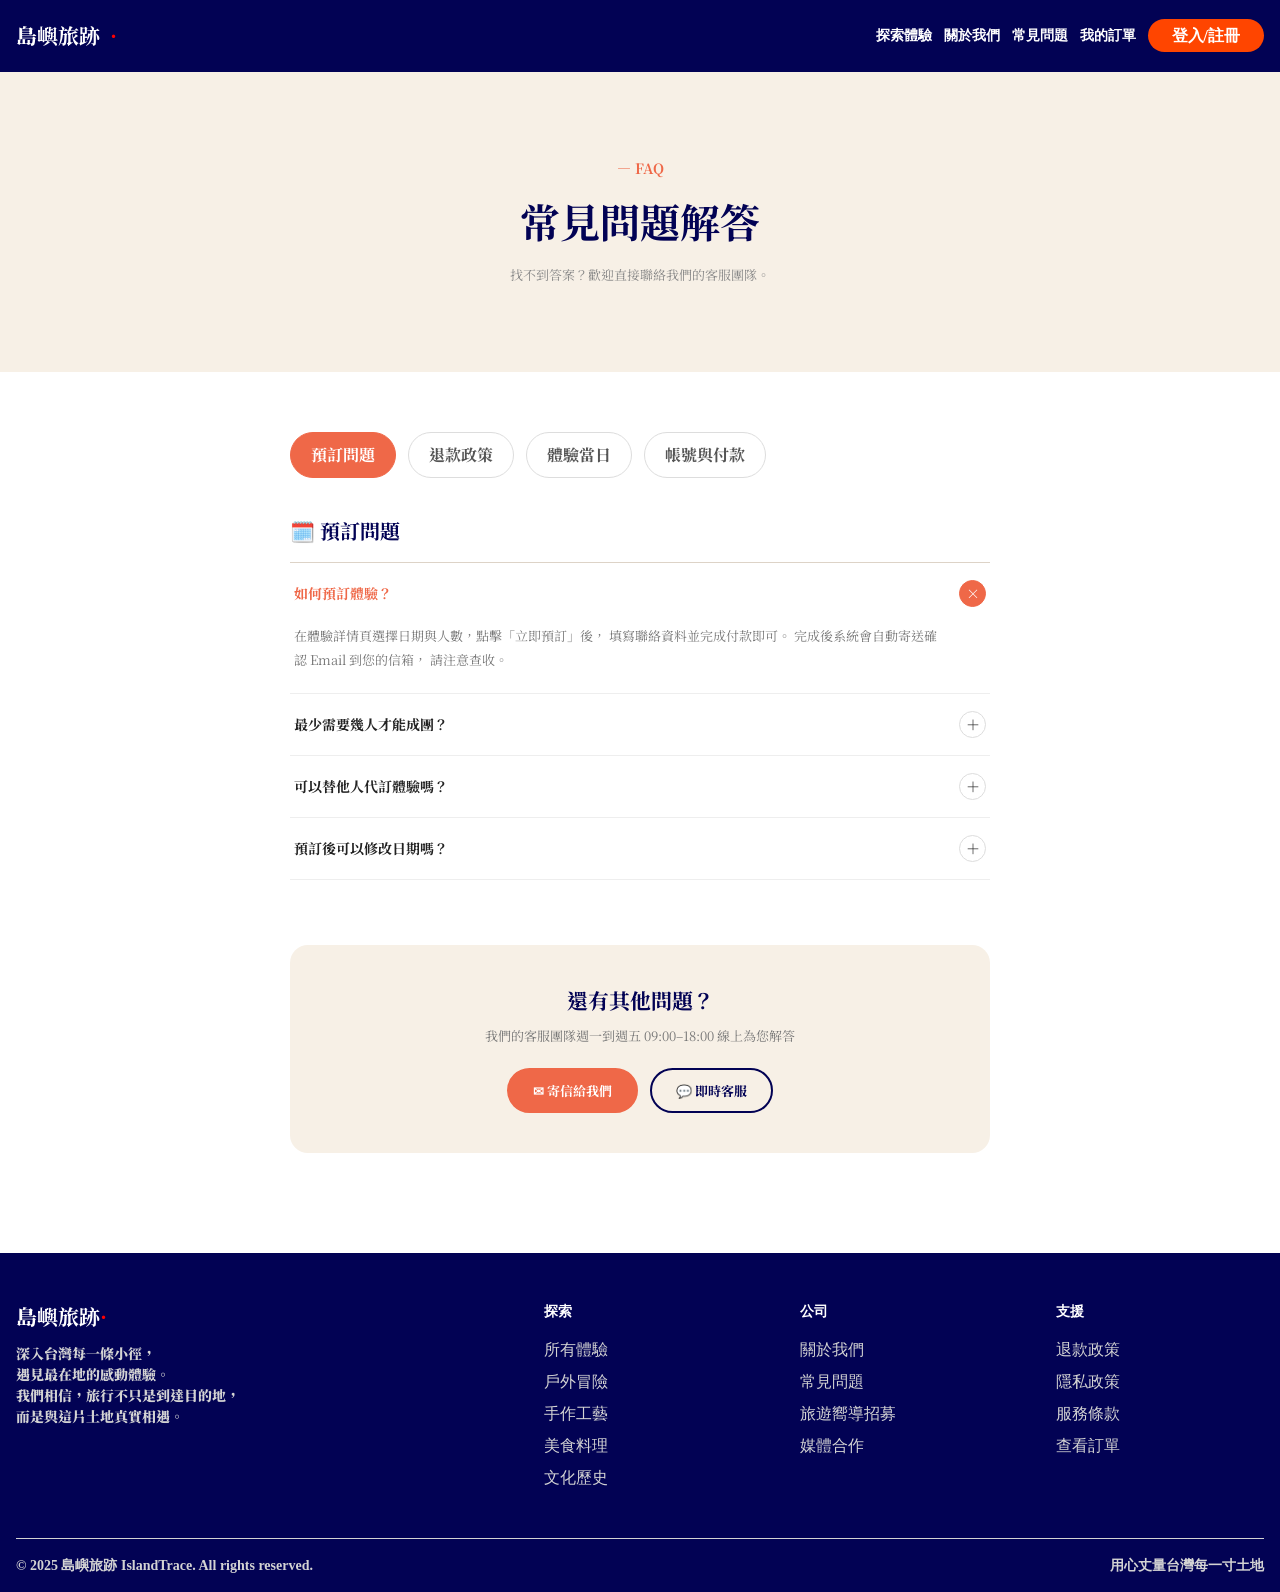
<file: faq.html>
<!DOCTYPE html>
<html lang="zh-Hant">

<head>
  <meta charset="UTF-8">
  <meta name="viewport" content="width=device-width, initial-scale=1.0">

  <title>島嶼旅跡｜常見問題</title>
  <link rel="stylesheet" href="./css/reset.css" />
  <link rel="stylesheet" href="./css/base.css" />
  <link rel="stylesheet" href="./css/pages/faq.css">
</head>



<body>
  <!-- Header 掛載點 -->
  <header id="main-header"></header>


  <!-- =========================
       FAQ Hero
  ========================== -->
  <section class="faq-hero">

    <p class="faq-hero__eyebrow">
      — FAQ
    </p>

    <h1 class="faq-hero__title">
      常見問題解答
    </h1>

    <p class="faq-hero__desc">
      找不到答案？歡迎直接聯絡我們的客服團隊。
    </p>

  </section>


  <!-- =========================
       FAQ Main
  ========================== -->
  <main class="faq-main">


    <!-- 分類按鈕 -->
    <div class="faq-tabs">

      <button class="faq-tab is-active">
        預訂問題
      </button>

      <button class="faq-tab">
        退款政策
      </button>

      <button class="faq-tab">
        體驗當日
      </button>

      <button class="faq-tab">
        帳號與付款
      </button>

    </div>


    <!-- FAQ -->
    <section class="faq-section">

      <h2 class="faq-section__title">
        🗓️ 預訂問題
      </h2>


      <div class="faq-list">


        <!-- 第一題：展開 -->
        <article class="faq-item is-open">

          <div class="faq-item__question">

            <span>
              如何預訂體驗？
            </span>

            <span class="faq-item__circle">
              ×
            </span>

          </div>


          <p class="faq-item__answer">
            在體驗詳情頁選擇日期與人數，點擊「立即預訂」後，
            填寫聯絡資料並完成付款即可。
            完成後系統會自動寄送確認 Email 到您的信箱，
            請注意查收。
          </p>

        </article>


        <!-- 第二題 -->
        <article class="faq-item">

          <div class="faq-item__question">

            <span>
              最少需要幾人才能成團？
            </span>

            <span class="faq-item__circle">
              ＋
            </span>

          </div>


          <p class="faq-item__answer">
            不同體驗的成團人數不同，一般最少 1 人即可報名。
            部分特殊體驗可能需要最少 2 人，
            詳細資訊請查看體驗頁面的說明。
            若人數不足，我們會提前 48 小時通知您。
          </p>

        </article>


        <!-- 第三題 -->
        <article class="faq-item">

          <div class="faq-item__question">

            <span>
              可以替他人代訂體驗嗎？
            </span>

            <span class="faq-item__circle">
              ＋
            </span>

          </div>


          <p class="faq-item__answer">
            可以！在填寫旅客資料時，
            請填入實際參與體驗的旅客資訊（姓名、電話），
            並在備註欄說明是代訂。
            確認通知將同時寄送給訂購人。
          </p>

        </article>


        <!-- 第四題 -->
        <article class="faq-item">

          <div class="faq-item__question">

            <span>
              預訂後可以修改日期嗎？
            </span>

            <span class="faq-item__circle">
              ＋
            </span>

          </div>


          <p class="faq-item__answer">
            體驗開始前 72 小時內可免費修改日期
            （視嚮導檔期而定）。
            請登入個人中心，
            在「訂單紀錄」中找到對應訂單，
            點選「修改」即可申請。
            逾期修改可能需要額外費用。
          </p>

        </article>


      </div>

    </section>


    <!-- =========================
         Help
    ========================== -->
    <section class="faq-help">

      <h2 class="faq-help__title">
        還有其他問題？
      </h2>

      <p class="faq-help__desc">
        我們的客服團隊週一到週五
        09:00–18:00 線上為您解答
      </p>


      <div class="faq-help__actions">

        <a href="#" class="faq-help__btn faq-help__btn--mail">
          ✉ 寄信給我們
        </a>

        <a href="#" class="faq-help__btn faq-help__btn--chat">
          💬 即時客服
        </a>

      </div>

    </section>


  </main>


  <!-- =========================
       Footer
  ========================== -->
  <!-- Footer 掛載點 -->
  <footer id="footer-container"></footer>

  <!-- 引入 Nav 設定檔腳本 -->
  <script src="./js/nav-config.js"></script>
  <script>
    const faqItems = document.querySelectorAll(".faq-item");

    faqItems.forEach(function (item) {
      const question = item.querySelector(".faq-item__question");
      const circle = item.querySelector(".faq-item__circle");

      question.addEventListener("click", function () {
        item.classList.toggle("is-open");

        if (item.classList.contains("is-open")) {
          circle.textContent = "×";
        } else {
          circle.textContent = "＋";
        }
      });
    });
  </script>

</body>

</html>
</file>
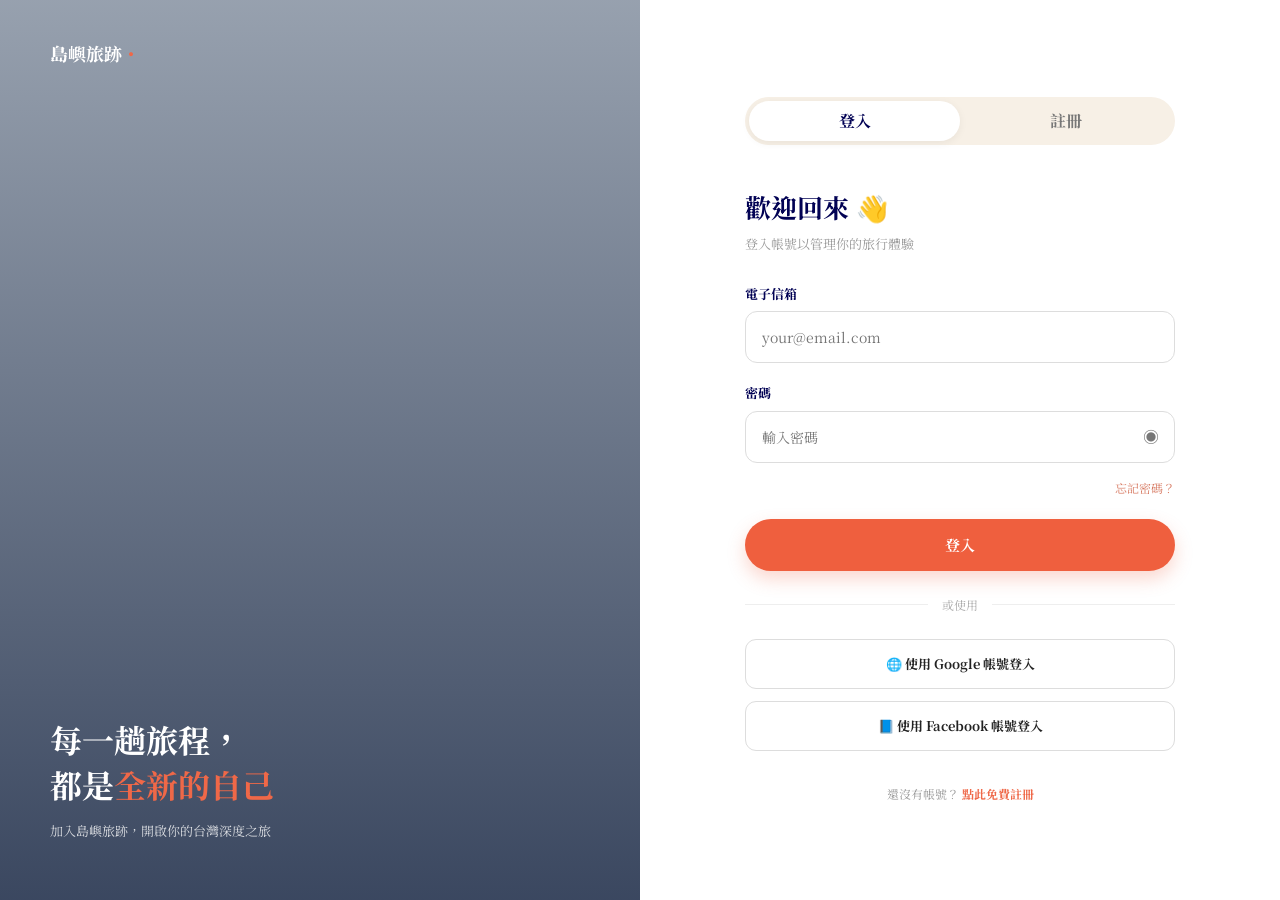
<file: login.html>
<!DOCTYPE html>
<html lang="zh-Hant">

<head>
  <meta charset="UTF-8">
  <meta name="viewport" content="width=device-width, initial-scale=1.0">
  <title>島嶼旅跡｜登入</title>
  <link rel="stylesheet" href="./css/reset.css" />
  <link rel="stylesheet" href="./css/base.css" />
  <link rel="stylesheet" href="./css/pages/login.css">
</head>

<body>
  <main class="login-page">
    <section class="login-visual">
      <a href="index.html" class="login-visual__logo">島嶼旅跡<span>・</span></a>
      <div class="login-visual__content">
        <h1 class="login-visual__title">每一趟旅程，<br>都是<span>全新的自己</span></h1>
        <p class="login-visual__desc">加入島嶼旅跡，開啟你的台灣深度之旅</p>
      </div>
    </section>

    <section class="login-panel">
      <div class="login-form">
        <div class="login-tabs">
          <button type="button" class="login-tabs__btn is-active">登入</button>
          <button type="button" class="login-tabs__btn">註冊</button>
        </div>

        <div class="login-form__heading">
          <h2 class="login-form__title">歡迎回來 👋</h2>
          <p class="login-form__subtitle">登入帳號以管理你的旅行體驗</p>
        </div>

        <div class="login-field">
          <label for="email" class="login-field__label">電子信箱</label>
          <input id="email" class="login-field__input" type="email" placeholder="your@email.com">
        </div>

        <div class="login-field">
          <label for="password" class="login-field__label">密碼</label>
          <div class="login-field__password">
            <input id="password" class="login-field__input" type="password" placeholder="輸入密碼">
            <span class="login-field__eye">◉</span>
          </div>
        </div>

        <div class="login-form__forgot"><a href="#">忘記密碼？</a></div>
        <button type="button" class="login-form__submit">登入</button>

        <div class="login-divider"><span>或使用</span></div>

        <button type="button" class="login-social">🌐 使用 Google 帳號登入</button>
        <button type="button" class="login-social">📘 使用 Facebook 帳號登入</button>

        <p class="login-form__register">還沒有帳號？ <a href="#">點此免費註冊</a></p>
      </div>
    </section>
  </main>

  
</body>

</html>
</file>
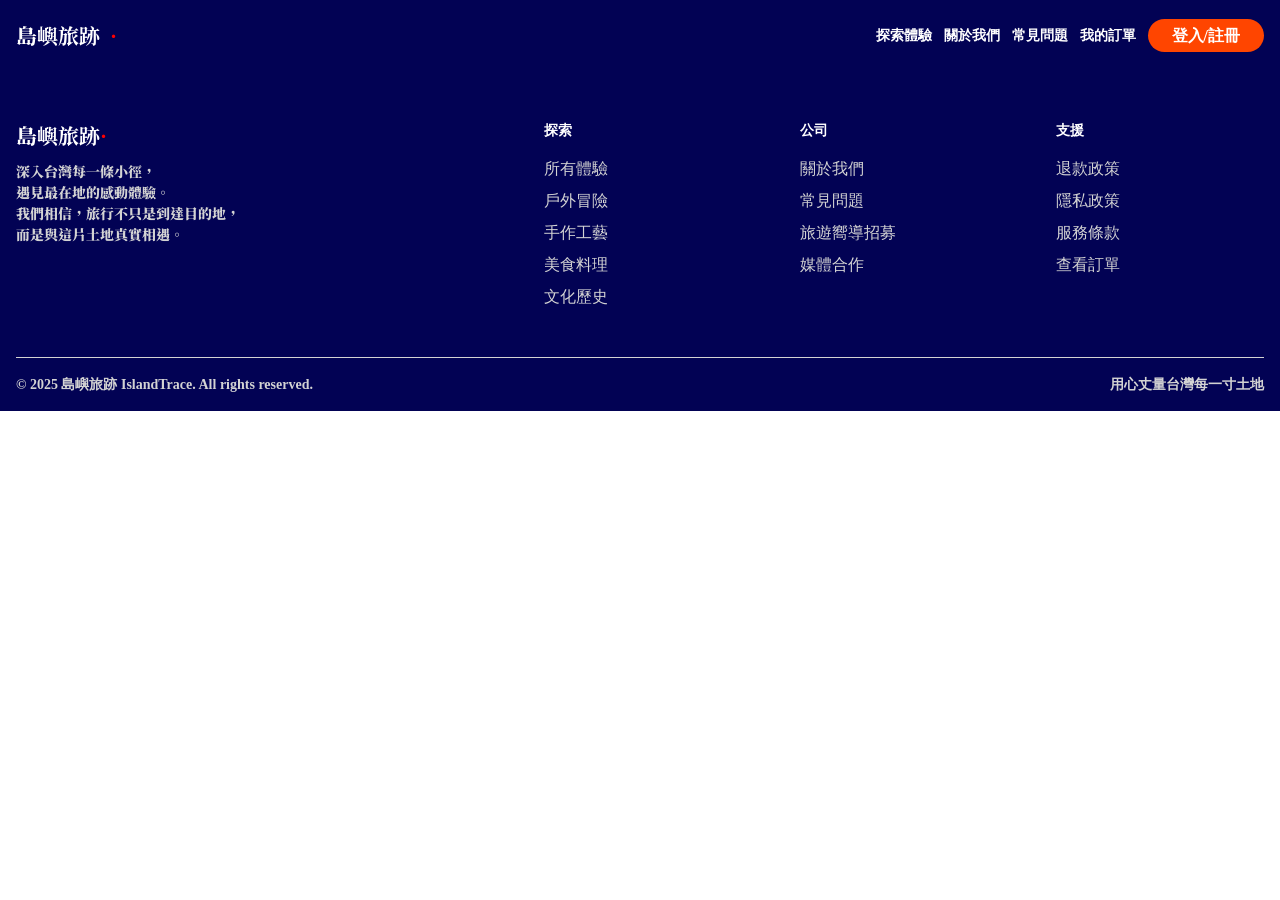
<file: template.html>
<!doctype html>
<html lang="en">

<head>
  <meta charset="UTF-8" />
  <meta name="viewport" content="width=device-width, initial-scale=1.0" />
  <link rel="stylesheet" href="./css/reset.css" />
  <link rel="stylesheet" href="./css/base.css" />
  <title>Document</title>
  <style>
    @media (max-width: 768px) {
      .nav-bar {
        display: none;
      }
    }

    .nav-btn a:hover {
      transition: opacity 0.3s ease;
      background-color: rgb(248, 185, 69);
    }

    .nav-link {
      position: relative;
    }

    .nav-link::after {
      content: "";
      position: absolute;
      bottom: -4px;
      left: 0;
      width: 0;
      height: 2px;
      background-color: var(--primary-orange);
      transition: width 0.3s ease;
    }

    .nav-link:hover::after {
      width: 100%;
    }

    .footer-section {
      display: grid;
      grid-template-columns: 2fr 3fr;
      column-gap: 48px;
      padding: 48px 0;
    }

    .footer-link {
      display: grid;
      grid-template-columns: repeat(3, 1fr);
      gap: 3em;
    }

    @media (max-width: 768px) {
      .footer-link {
        grid-template-columns: 2fr 2fr;
      }
    }

    .footer-nav {
      display: grid;
      gap: 8px;
    }

    .footer-nav a:hover {
      color: var(--primary-orange);
    }

    .footer.text {
      border-top: 1px solid var(--primary-grey);
    }
  </style>
</head>
<body>
  <header>
    <nav class="py-20">
      <div class="container">
        <div class="d-flex justify-between align-center">
          <h1 class="h4 align-center text-white">
            <a href="#">島嶼旅跡<span class="ml-10 text-red">·</span></a>
          </h1>
          <div class="d-flex align-center nav-bar">
            <div class="mr-12">
              <div class="h6 text-white font-family-serif">
                <ul class="d-flex g-12">
                  <li><a href="#" class="nav-link">探索體驗</a></li>
                  <li><a href="#" class="nav-link">關於我們</a></li>
                  <li><a href="#" class="nav-link">常見問題</a></li>
                  <li><a href="#" class="nav-link">我的訂單</a></li>
                </ul>
              </div>
            </div>
            <div class="font-family-serif nav-btn">
              <a href="#" class="btn btn-orange">登入/註冊</a>
            </div>
          </div>
        </div>
      </div>
    </nav>
  </header>

  <main></main>
  <footer>
    <div class="container">
      <div class="footer-section">
        <div>
          <h4 class="h4 mb-10 text-white">
            島嶼旅跡<span class="text-red">·</span>
          </h4>
          <div class="h6 text-grey">
            <p>深入台灣每一條小徑，</p>
            <p>遇見最在地的感動體驗。</p>
            <p>我們相信，旅行不只是到達目的地，</p>
            <p>而是與這片土地真實相遇。</p>
          </div>
        </div>

        <div class="footer-link font-family-serif">
          <div class="text-white">
            <h6 class="h6 mb-16">探索</h6>
            <ul class="text-grey footer-nav">
              <li><a href="">所有體驗</a></li>
              <li><a href="">戶外冒險</a></li>
              <li><a href="">手作工藝</a></li>
              <li><a href="">美食料理</a></li>
              <li><a href="">文化歷史</a></li>
            </ul>
          </div>
          <div class="text-white">
            <h6 class="h6 mb-16">公司</h6>
            <ul class="text-grey footer-nav">
              <li><a href="">關於我們</a></li>
              <li><a href="">常見問題</a></li>
              <li><a href="">旅遊嚮導招募</a></li>
              <li><a href="">媒體合作</a></li>
            </ul>
          </div>
          <div class="text-white">
            <h6 class="h6 mb-16">支援</h6>
            <ul class="text-grey footer-nav">
              <li><a href="">退款政策</a></li>
              <li><a href="">隱私政策</a></li>
              <li><a href="">服務條款</a></li>
              <li><a href="">查看訂單</a></li>
            </ul>
          </div>
        </div>
      </div>
      <div class="h6 text-grey border-top footer-text font-family-serif py-16">
        <div class="d-flex justify-between">
          <p>© 2025 島嶼旅跡 IslandTrace. All rights reserved.</p>
          <p>用心丈量台灣每一寸土地</p>
        </div>
      </div>
    </div>
  </footer>
</body>

</html>
</file>
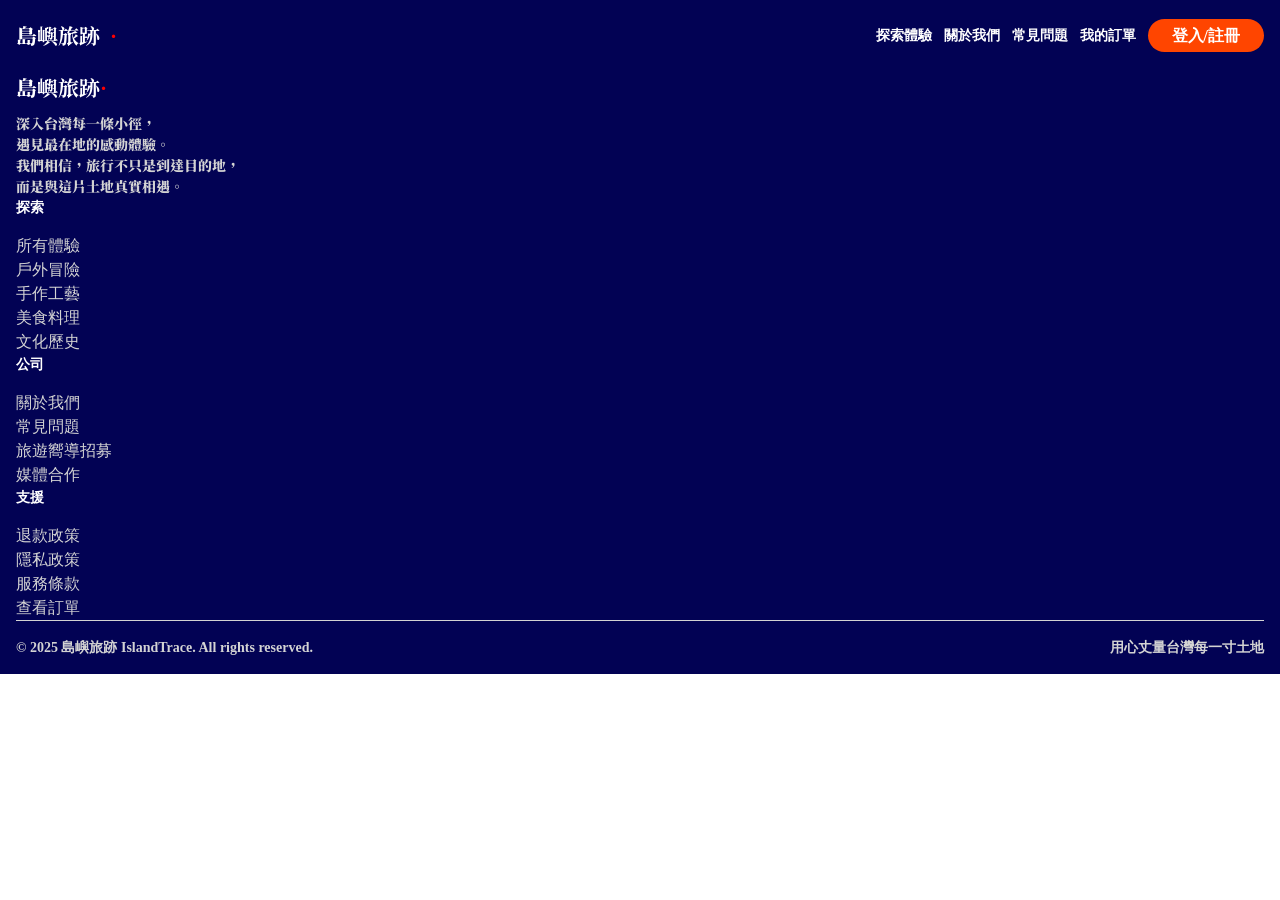
<file: 2026.08.23-滴滴作業/template.html>
<!doctype html>
<html lang="en">
  <head>
    <meta charset="UTF-8" />
    <meta name="viewport" content="width=device-width, initial-scale=1.0" />
    <link rel="stylesheet" href="./css/reset.css" />
    <link rel="stylesheet" href="./css/base.css" />
    <title>Document</title>
  </head>
  
  
  <body>
    <header>
      <nav class="py-20">
        <div class="container">
          <div class="d-flex justify-between align-center">
            <h1 class="h4 align-center text-white">
              <a href="#">島嶼旅跡<span class="ml-10 text-red">·</span></a>
            </h1>
            <div class="d-flex align-center nav-bar">
              <div class="mr-12">
                <div class="h6 text-white font-family-serif">
                  <ul class="d-flex g-12">
                    <li><a href="#" class="nav-link">探索體驗</a></li>
                    <li><a href="#" class="nav-link">關於我們</a></li>
                    <li><a href="#" class="nav-link">常見問題</a></li>
                    <li><a href="#" class="nav-link">我的訂單</a></li>
                  </ul>
                </div>
              </div>
              <div class="font-family-serif nav-btn">
                <a href="#" class="btn btn-orange">登入/註冊</a>
              </div>
            </div>
          </div>
        </div>
      </nav>
    </header>

    <main></main>
    <footer>
      <div class="container">
        <div class="footer-section">
          <div>
            <h4 class="h4 mb-10 text-white">
              島嶼旅跡<span class="text-red">·</span>
            </h4>
            <div class="h6 text-grey">
              <p>深入台灣每一條小徑，</p>
              <p>遇見最在地的感動體驗。</p>
              <p>我們相信，旅行不只是到達目的地，</p>
              <p>而是與這片土地真實相遇。</p>
            </div>
          </div>

          <div class="footer-link font-family-serif">
            <div class="text-white">
              <h6 class="h6 mb-16">探索</h6>
              <ul class="text-grey footer-nav">
                <li><a href="">所有體驗</a></li>
                <li><a href="">戶外冒險</a></li>
                <li><a href="">手作工藝</a></li>
                <li><a href="">美食料理</a></li>
                <li><a href="">文化歷史</a></li>
              </ul>
            </div>
            <div class="text-white">
              <h6 class="h6 mb-16">公司</h6>
              <ul class="text-grey footer-nav">
                <li><a href="">關於我們</a></li>
                <li><a href="">常見問題</a></li>
                <li><a href="">旅遊嚮導招募</a></li>
                <li><a href="">媒體合作</a></li>
              </ul>
            </div>
            <div class="text-white">
              <h6 class="h6 mb-16">支援</h6>
              <ul class="text-grey footer-nav">
                <li><a href="">退款政策</a></li>
                <li><a href="">隱私政策</a></li>
                <li><a href="">服務條款</a></li>
                <li><a href="">查看訂單</a></li>
              </ul>
            </div>
          </div>
        </div>
        <div
          class="h6 text-grey border-top footer-text font-family-serif py-16"
        >
          <div class="d-flex justify-between">
            <p>© 2025 島嶼旅跡 IslandTrace. All rights reserved.</p>
            <p>用心丈量台灣每一寸土地</p>
          </div>
        </div>
      </div>
    </footer>
  </body>
</html>
</file>
<file: css/base.css>
@import url("https://fonts.googleapis.com/css2?family=Noto+Serif+TC:wght@200..900&display=swap");

/* 全域設定 */
*,
*::before,
*::after {
  box-sizing: border-box;
}

body {
  font-family: "Noto Serif TC", serif;
  line-height: 1.5;
}

img {
  max-width: 100%;
  vertical-align: middle;
}

a {
  color: inherit;
  text-decoration: none;
}

nav,
footer {
  background-color: rgb(2, 2, 84);
}

/* nav {
  background-color: green;
} */

/* conatainer設定 */
.container {
  margin: 0 auto;
  max-width: 1400px;
  padding-left: 16px;
  padding-right: 16px;
}

/* 顏色設定 */
:root {
  --primary-orange: darkorange;
  --primary-lightorange: rgb(255, 239, 210);
  --primary-white: white;
  --primary-red: red;
  --primary-grey: lightgrey;
  --primary-green: #567757;
  --primary-lightgreen: #ebf5ef;
  --primary-blue: rgb(2, 2, 84);
}

/* 字級設定 */
.h1 {
  font-size: 48px;
  font-weight: 700;
}

.h2 {
  font-size: 36px;
  font-weight: 700;
}

.h3 {
  font-size: 24px;
  font-weight: 700;
}

.h4 {
  font-size: 21px;
  font-weight: 700;
}

.h5 {
  font-size: 18px;
  font-weight: 700;
}

.h6 {
  font-size: 14px;
  font-weight: 900;
}

/* utils設定 */
.d-flex {
  display: flex;
}

.justify-center {
  justify-content: center;
}

.flex-row {
  flex-direction: row;
}

.flex-column {
  flex-direction: column;
}

.g-12 {
  gap: 12px;
}

.g-128 {
  gap: 128px;
}

.justify-between {
  justify-content: space-between;
}

.justify-around {
  justify-content: space-around;
}

.align-center {
  align-items: center;
}

.text-center {
  text-align: center;
}

.d-grid {
  display: grid;
}

.ml-10 {
  margin-left: 10px;
}

.mr-12 {
  margin-right: 12px;
}

.mb-8 {
  margin-bottom: 8px;
}

.mb-10 {
  margin-bottom: 10px;
}

.mb-16 {
  margin-bottom: 16px;
}

.mb-20 {
  margin-bottom: 20px;
}

.pt-16 {
  padding-top: 16px;
}

.pt-48 {
  padding-top: 48px;
}

.pb-16 {
  padding-bottom: 16px;
}

.pb-48 {
  padding-bottom: 48px;
}

.py-16 {
  padding: 16px 0;
}

.py-20 {
  padding: 20px 0;
}

.py-48 {
  padding: 48px 0;
}

.text-blue {
  color: var(--primary-blue);
}

.text-orange {
  color: var(--primary-orange);
}

.text-white {
  color: var(--primary-white);
}

.text-red {
  color: var(--primary-red);
}

.text-grey {
  color: var(--primary-grey);
}

.text-green {
  color: var(--primary-green);
}

.text-left {
  text-align: left;
}

.border-top {
  border-top: 1px solid var(--primary-grey);
}

.font-family-serif {
  font-family: serif;
}

.w-100 {
  width: 100%;
}

/* 元件 */
.btn {
  padding: 8px 24px;
  border-radius: 50rem;
  border: unset;
  background-color: transparent;
  font-weight: 700;
  line-height: 1.5;
  cursor: pointer;
}

.btn-orange {
  background-color: orangered;
  /* 修正btn文字顏色 */
  color: white;
}

.btn-lightgreen {
  background-color: var(--primary-lightgreen);
}

.badge {
  --badge-padding-x: 12px;
  --badge-padding-y: 8px;
  --badge-font-size: 0.75em;
  --badge-font-weight: 700;
  --badge-border-radius: 50rem;
  display: inline-block;
  padding: var(--badge-padding-y) var(--badge-padding-x);
  font-size: var(--badge-font-size);
  font-weight: var(--badge-font-weight);
  line-height: 1;
  text-align: center;
  vertical-align: baseline;
  border-radius: var(--badge-border-radius);
}

.badge-green {
  background-color: var(--primary-lightgreen);
}

.badge-orange {
  background-color: var(--primary-lightorange);
}


/* ============變版============= */
@media (max-width: 768px) {
  .nav-bar {
    display: none;
  }
}

.nav-btn a:hover {
  transition: opacity 0.3s ease;
  background-color: rgb(248, 185, 69);
}

.nav-link {
  position: relative;
}

.nav-link::after {
  content: "";
  position: absolute;
  bottom: -4px;
  left: 0;
  width: 0;
  height: 2px;
  background-color: var(--primary-orange);
  transition: width 0.3s ease;
}

.nav-link:hover::after {
  width: 100%;
}

.footer-section {
  display: grid;
  grid-template-columns: 2fr 3fr;
  column-gap: 48px;
  padding: 48px 0;
}

.footer-link {
  display: grid;
  grid-template-columns: repeat(3, 1fr);
  gap: 3em;
}

@media (max-width: 768px) {
  .footer-link {
    grid-template-columns: 2fr 2fr;
  }
}

.footer-nav {
  display: grid;
  gap: 8px;
}

.footer-nav a:hover {
  color: var(--primary-orange);
}

.footer.text {
  border-top: 1px solid var(--primary-grey);
}
</file>
<file: css/pages/faq.css>
@import url("https://fonts.googleapis.com/css2?family=Noto+Serif+TC:wght@200..900&display=swap");

/* =========================
   RESET / GLOBAL
========================= */
*,
*::before,
*::after {
  box-sizing: border-box;
}

html,
body,
h1,
h2,
h3,
h4,
p,
ul {
  margin: 0;
  padding: 0;
}

body {
  font-family: "Noto Serif TC", serif;
  line-height: 1.5;
  color: #222;
}

img {
  max-width: 100%;
  vertical-align: middle;
}

a {
  color: inherit;
  text-decoration: none;
}

button,
input {
  font: inherit;
}

/* =========================
   VARIABLES
========================= */
:root {
  --primary-orange: #ef6848;
  --primary-white: #fff;
  --primary-red: red;
  --primary-grey: lightgrey;
  --primary-blue: rgb(2, 2, 84);
  --cream: #f7f0e6;
}

/* =========================
   COMMON
========================= */
.container {
  width: 100%;
  max-width: 1400px;
  margin: 0 auto;
  padding-left: 16px;
  padding-right: 16px;
}

.d-flex { display: flex; }
.justify-center { justify-content: center; }
.justify-between { justify-content: space-between; }
.justify-around { justify-content: space-around; }
.align-center { align-items: center; }
.flex-row { flex-direction: row; }
.d-grid { display: grid; }
.text-center { text-align: center; }

.g-12 { gap: 12px; }
.g-128 { gap: 128px; }
.ml-10 { margin-left: 10px; }
.mr-12 { margin-right: 12px; }
.mb-8 { margin-bottom: 8px; }
.mb-10 { margin-bottom: 10px; }
.mb-16 { margin-bottom: 16px; }
.pt-48 { padding-top: 48px; }
.pb-16 { padding-bottom: 16px; }
.py-16 { padding-top: 16px; padding-bottom: 16px; }
.py-20 { padding-top: 20px; padding-bottom: 20px; }
.py-48 { padding-top: 48px; padding-bottom: 48px; }

.text-orange { color: var(--primary-orange); }
.text-white { color: var(--primary-white); }
.text-red { color: var(--primary-red); }
.text-grey { color: var(--primary-grey); }

.border-top {
  border-top: 1px solid var(--primary-grey);
}

.font-family-serif {
  font-family: serif;
}

.h1 { font-size: 48px; font-weight: 700; }
.h2 { font-size: 36px; font-weight: 700; }
.h3 { font-size: 24px; font-weight: 700; }
.h4 { font-size: 21px; font-weight: 700; }
.h5 { font-size: 18px; font-weight: 700; }
.h6 { font-size: 14px; font-weight: 900; }

.btn {
  padding: 8px 24px;
  border: 0;
  border-radius: 50rem;
  background-color: transparent;
  color: var(--primary-white);
  font-weight: 700;
  line-height: 1.5;
}

.btn-orange {
  background-color: orangered;
}

.site-header,
footer {
  background-color: var(--primary-blue);
}

.site-header {
  color: #fff;
}

.logo {
  color: #fff;
  font-weight: 700;
}

.site-nav {
  display: none;
  align-items: center;
  gap: 28px;
}

.site-nav a {
  transition: 0.3s;
}

.site-nav > a:not(.btn):hover {
  color: var(--primary-orange);
}

/* =========================
   FAQ
========================= */
.faq-hero {
  min-height: 250px;
  padding: 50px 16px;
  display: flex;
  flex-direction: column;
  align-items: center;
  justify-content: center;
  background-color: var(--cream);
  text-align: center;
}

.faq-hero__eyebrow {
  margin-bottom: 12px;
  color: var(--primary-orange);
  font-size: 14px;
  font-weight: 700;
}

.faq-hero__title {
  margin-bottom: 14px;
  color: var(--primary-blue);
  font-size: 32px;
  font-weight: 700;
}

.faq-hero__desc {
  color: #888;
  font-size: 13px;
}

.faq-main {
  width: 90%;
  max-width: 700px;
  margin: 55px auto 100px;
}

.faq-tabs {
  margin-bottom: 38px;
  display: flex;
  flex-wrap: wrap;
  gap: 12px;
}

.faq-tab {
  min-width: 100px;
  padding: 10px 20px;
  border: 1px solid #ddd;
  border-radius: 50rem;
  background-color: #fff;
  color: #555;
  font-weight: 700;
  cursor: pointer;
  transition: 0.3s;
}

.faq-tab:hover,
.faq-tab.is-active {
  color: #fff;
  background-color: var(--primary-orange);
  border-color: var(--primary-orange);
}

.faq-section,
.faq-list {
  width: 100%;
}

.faq-section__title {
  padding-bottom: 16px;
  border-bottom: 1px solid #ddd3c7;
  color: var(--primary-blue);
  font-size: 20px;
  font-weight: 700;
}

.faq-item {
  border-bottom: 1px solid #eee;
}

.faq-item__question {
  min-height: 60px;
  padding: 17px 4px;
  display: flex;
  align-items: center;
  justify-content: space-between;
  gap: 20px;
  color: #222;
  font-size: 14px;
  font-weight: 700;
  cursor: pointer;
  transition: 0.3s;
}

.faq-item__question:hover {
  color: var(--primary-orange);
}

.faq-item__circle {
  width: 27px;
  height: 27px;
  flex-shrink: 0;
  border: 1px solid #ddd;
  border-radius: 50%;
  display: flex;
  align-items: center;
  justify-content: center;
  transition: 0.3s;
}

.faq-item__question:hover .faq-item__circle,
.faq-item.is-open .faq-item__circle {
  color: #fff;
  background-color: var(--primary-orange);
  border-color: var(--primary-orange);
}

.faq-item__answer {
  display: none;
  padding: 0 45px 20px 4px;
  color: #777;
  font-size: 13px;
  line-height: 1.9;
}

.faq-item.is-open .faq-item__answer {
  display: block;
}

.faq-item.is-open .faq-item__question {
  color: var(--primary-orange);
}

.faq-help {
  margin-top: 65px;
  padding: 40px 20px;
  border-radius: 18px;
  background-color: var(--cream);
  text-align: center;
}

.faq-help__title {
  margin-bottom: 10px;
  color: var(--primary-blue);
  font-size: 21px;
  font-weight: 700;
}

.faq-help__desc {
  color: #777;
  font-size: 13px;
}

.faq-help__actions {
  margin-top: 22px;
  display: flex;
  flex-direction: column;
  justify-content: center;
  gap: 12px;
}

.faq-help__btn {
  padding: 11px 24px;
  border: 2px solid;
  border-radius: 50rem;
  font-size: 13px;
  font-weight: 700;
  transition: 0.3s;
}

.faq-help__btn--mail {
  color: #fff;
  background-color: var(--primary-orange);
  border-color: var(--primary-orange);
}

.faq-help__btn--mail:hover {
  transform: translateY(-2px);
  box-shadow: 0 7px 16px rgba(239, 104, 72, 0.3);
}

.faq-help__btn--chat {
  color: var(--primary-blue);
  border-color: var(--primary-blue);
  background-color: transparent;
}

.faq-help__btn--chat:hover {
  color: #fff;
  background-color: var(--primary-blue);
}

.faq-footer {
  display: grid;
  grid-template-columns: 1fr;
  gap: 35px;
}

.faq-footer__brand h3 {
  margin-bottom: 16px;
  font-size: 20px;
}

.faq-footer__brand p {
  color: #d3d8e2;
  font-size: 13px;
  line-height: 1.8;
}

.faq-footer__column {
  display: flex;
  flex-direction: column;
  gap: 14px;
}

.faq-footer__column h4 {
  margin-bottom: 4px;
  font-size: 14px;
}

.faq-footer__column a {
  color: #d3d8e2;
  font-size: 13px;
  transition: 0.3s;
}

.faq-footer__column a:hover {
  color: var(--primary-orange);
}

.faq-footer__bottom {
  margin-top: 50px;
  padding-top: 20px;
  border-top: 1px solid rgba(255, 255, 255, 0.15);
  display: flex;
  flex-direction: column;
  gap: 10px;
  color: #cbd3df;
  font-size: 11px;
}

/* =========================
   RWD
========================= */
@media (min-width: 768px) {
  .faq-main {
    margin-top: 60px;
  }

  .faq-tabs {
    flex-wrap: nowrap;
  }

  .faq-help__actions {
    flex-direction: row;
  }

  .faq-footer {
    grid-template-columns: repeat(3, 1fr);
  }

  .faq-footer__brand {
    grid-column: 1 / -1;
  }

  .faq-footer__bottom {
    flex-direction: row;
    justify-content: space-between;
  }

  .login-visual {
    min-height: 420px;
    padding: 36px;
  }

  .login-visual__content {
    left: 36px;
    bottom: 40px;
  }
}

@media (min-width: 1024px) {
  .site-nav {
    display: flex;
  }

  .faq-hero {
    min-height: 300px;
  }

  .faq-hero__title {
    font-size: 40px;
  }

  .faq-footer {
    grid-template-columns: 2fr 1fr 1fr 1fr;
  }

  .faq-footer__brand {
    grid-column: auto;
  }

  .login-page {
    display: grid;
    grid-template-columns: 1fr 1fr;
  }

  .login-visual {
    min-height: 100vh;
    padding: 40px 50px;
  }

  .login-visual__content {
    left: 50px;
    bottom: 60px;
  }

  .login-visual__title {
    font-size: 32px;
  }

  .login-panel {
    min-height: 100vh;
    padding: 40px;
    display: flex;
    align-items: center;
    justify-content: center;
  }
}
</file>
<file: css/pages/login.css>
@import url("https://fonts.googleapis.com/css2?family=Noto+Serif+TC:wght@200..900&display=swap");

/* =========================
   RESET / GLOBAL
========================= */
*,
*::before,
*::after {
  box-sizing: border-box;
}

html,
body,
h1,
h2,
h3,
h4,
p,
ul {
  margin: 0;
  padding: 0;
}

body {
  font-family: "Noto Serif TC", serif;
  line-height: 1.5;
  color: #222;
}

img {
  max-width: 100%;
  vertical-align: middle;
}

a {
  color: inherit;
  text-decoration: none;
}

button,
input {
  font: inherit;
}

/* =========================
   VARIABLES
========================= */
:root {
  --primary-orange: #ef6848;
  --primary-white: #fff;
  --primary-red: red;
  --primary-grey: lightgrey;
  --primary-blue: rgb(2, 2, 84);
  --cream: #f7f0e6;
}

/* =========================
   COMMON
========================= */
.container {
  width: 100%;
  max-width: 1400px;
  margin: 0 auto;
  padding-left: 16px;
  padding-right: 16px;
}

.d-flex { display: flex; }
.justify-center { justify-content: center; }
.justify-between { justify-content: space-between; }
.justify-around { justify-content: space-around; }
.align-center { align-items: center; }
.flex-row { flex-direction: row; }
.d-grid { display: grid; }
.text-center { text-align: center; }

.g-12 { gap: 12px; }
.g-128 { gap: 128px; }
.ml-10 { margin-left: 10px; }
.mr-12 { margin-right: 12px; }
.mb-8 { margin-bottom: 8px; }
.mb-10 { margin-bottom: 10px; }
.mb-16 { margin-bottom: 16px; }
.pt-48 { padding-top: 48px; }
.pb-16 { padding-bottom: 16px; }
.py-16 { padding-top: 16px; padding-bottom: 16px; }
.py-20 { padding-top: 20px; padding-bottom: 20px; }
.py-48 { padding-top: 48px; padding-bottom: 48px; }

.text-orange { color: var(--primary-orange); }
.text-white { color: var(--primary-white); }
.text-red { color: var(--primary-red); }
.text-grey { color: var(--primary-grey); }

.border-top {
  border-top: 1px solid var(--primary-grey);
}

.font-family-serif {
  font-family: serif;
}

.h1 { font-size: 48px; font-weight: 700; }
.h2 { font-size: 36px; font-weight: 700; }
.h3 { font-size: 24px; font-weight: 700; }
.h4 { font-size: 21px; font-weight: 700; }
.h5 { font-size: 18px; font-weight: 700; }
.h6 { font-size: 14px; font-weight: 900; }

.btn {
  padding: 8px 24px;
  border: 0;
  border-radius: 50rem;
  background-color: transparent;
  color: var(--primary-white);
  font-weight: 700;
  line-height: 1.5;
}

.btn-orange {
  background-color: orangered;
}

.site-header,
footer {
  background-color: var(--primary-blue);
}

.site-header {
  color: #fff;
}

.logo {
  color: #fff;
  font-weight: 700;
}

.site-nav {
  display: none;
  align-items: center;
  gap: 28px;
}

.site-nav a {
  transition: 0.3s;
}

.site-nav > a:not(.btn):hover {
  color: var(--primary-orange);
}

/* =========================
   LOGIN
========================= */
.login-page {
  min-height: 100vh;
  background-color: #fff;
}

.login-visual {
  position: relative;
  min-height: 320px;
  padding: 30px 24px;
  background:
    linear-gradient(rgba(20, 34, 63, 0.15), rgba(20, 34, 63, 0.75)),
    #aeb7c2;
  overflow: hidden;
}

.login-visual__logo {
  position: relative;
  z-index: 2;
  color: #fff;
  font-size: 18px;
  font-weight: 700;
}

.login-visual__logo span,
.login-visual__title span {
  color: var(--primary-orange);
}

.login-visual__content {
  position: absolute;
  left: 24px;
  right: 24px;
  bottom: 30px;
  z-index: 2;
  color: #fff;
}

.login-visual__title {
  margin-bottom: 14px;
  font-size: 28px;
  font-weight: 700;
  line-height: 1.4;
}

.login-visual__desc {
  color: rgba(255, 255, 255, 0.8);
  font-size: 13px;
}

.login-panel {
  padding: 50px 24px;
  background-color: #fff;
}

.login-form {
  width: 100%;
  max-width: 430px;
  margin: 0 auto;
}

.login-tabs {
  height: 48px;
  margin-bottom: 42px;
  padding: 4px;
  display: flex;
  border-radius: 50rem;
  background-color: var(--cream);
}

.login-tabs__btn {
  width: 50%;
  border: 0;
  border-radius: 50rem;
  background-color: transparent;
  color: #777;
  font-weight: 700;
  cursor: pointer;
  transition: 0.3s;
}

.login-tabs__btn:hover {
  color: var(--primary-orange);
}

.login-tabs__btn.is-active {
  color: var(--primary-blue);
  background-color: #fff;
  box-shadow: 0 2px 8px rgba(0, 0, 0, 0.06);
}

.login-form__heading {
  margin-bottom: 30px;
}

.login-form__title {
  margin-bottom: 8px;
  color: var(--primary-blue);
  font-size: 26px;
  font-weight: 700;
}

.login-form__subtitle {
  color: #999;
  font-size: 13px;
}

.login-field {
  margin-bottom: 20px;
}

.login-field__label {
  display: block;
  margin-bottom: 8px;
  color: var(--primary-blue);
  font-size: 13px;
  font-weight: 700;
}

.login-field__input {
  width: 100%;
  height: 52px;
  padding: 0 16px;
  border: 1px solid #ddd;
  border-radius: 12px;
  background-color: #fff;
  color: #333;
  font-size: 14px;
  outline: none;
  transition: 0.3s;
}

.login-field__input:focus {
  border-color: var(--primary-orange);
  box-shadow: 0 0 0 3px rgba(239, 104, 72, 0.1);
}

.login-field__password {
  position: relative;
}

.login-field__password .login-field__input {
  padding-right: 48px;
}

.login-field__eye {
  position: absolute;
  top: 50%;
  right: 16px;
  transform: translateY(-50%);
  color: #777;
  cursor: pointer;
}

.login-form__forgot {
  margin-top: -8px;
  margin-bottom: 20px;
  text-align: right;
}

.login-form__forgot a {
  color: #d77961;
  font-size: 12px;
}

.login-form__forgot a:hover {
  color: var(--primary-orange);
}

.login-form__submit {
  width: 100%;
  height: 52px;
  border: 0;
  border-radius: 50rem;
  background-color: #ef5f3e;
  color: #fff;
  font-size: 15px;
  font-weight: 700;
  cursor: pointer;
  box-shadow: 0 8px 18px rgba(239, 95, 62, 0.25);
  transition: 0.3s;
}

.login-form__submit:hover {
  transform: translateY(-2px);
  box-shadow: 0 10px 22px rgba(239, 95, 62, 0.35);
}

.login-divider {
  margin: 25px 0;
  display: flex;
  align-items: center;
  gap: 14px;
  color: #aaa;
  font-size: 12px;
}

.login-divider::before,
.login-divider::after {
  content: "";
  flex: 1;
  height: 1px;
  background-color: #eee;
}

.login-social {
  width: 100%;
  height: 50px;
  margin-bottom: 12px;
  border: 1px solid #ddd;
  border-radius: 11px;
  background-color: #fff;
  color: #222;
  font-size: 13px;
  font-weight: 700;
  cursor: pointer;
  transition: 0.3s;
}

.login-social:hover {
  border-color: #aaa;
  background-color: #fafafa;
  transform: translateY(-1px);
}

.login-form__register {
  margin-top: 22px;
  color: #999;
  font-size: 12px;
  text-align: center;
}

.login-form__register a {
  color: var(--primary-orange);
  font-weight: 700;
}

/* =========================
   RWD
========================= */
@media (min-width: 768px) {
  .faq-main {
    margin-top: 60px;
  }

  .faq-tabs {
    flex-wrap: nowrap;
  }

  .faq-help__actions {
    flex-direction: row;
  }

  .faq-footer {
    grid-template-columns: repeat(3, 1fr);
  }

  .faq-footer__brand {
    grid-column: 1 / -1;
  }

  .faq-footer__bottom {
    flex-direction: row;
    justify-content: space-between;
  }

  .login-visual {
    min-height: 420px;
    padding: 36px;
  }

  .login-visual__content {
    left: 36px;
    bottom: 40px;
  }
}

@media (min-width: 1024px) {
  .site-nav {
    display: flex;
  }

  .faq-hero {
    min-height: 300px;
  }

  .faq-hero__title {
    font-size: 40px;
  }

  .faq-footer {
    grid-template-columns: 2fr 1fr 1fr 1fr;
  }

  .faq-footer__brand {
    grid-column: auto;
  }

  .login-page {
    display: grid;
    grid-template-columns: 1fr 1fr;
  }

  .login-visual {
    min-height: 100vh;
    padding: 40px 50px;
  }

  .login-visual__content {
    left: 50px;
    bottom: 60px;
  }

  .login-visual__title {
    font-size: 32px;
  }

  .login-panel {
    min-height: 100vh;
    padding: 40px;
    display: flex;
    align-items: center;
    justify-content: center;
  }
}
</file>
<file: 2026.08.23-滴滴作業/css/base.css>
@import url("https://fonts.googleapis.com/css2?family=Noto+Serif+TC:wght@200..900&display=swap");

/* 全域設定 */
*,
*::before,
*::after {
  box-sizing: border-box;
}

body {
  font-family: "Noto Serif TC", serif;
  line-height: 1.5;
}

img {
  max-width: 100%;
  vertical-align: middle;
}

a {
  color: inherit;
  text-decoration: none;
}

nav,
footer {
  background-color: rgb(2, 2, 84);
}

/* nav {
  background-color: green;
} */

/* conatainer設定 */
.container {
  margin: 0 auto;
  max-width: 1400px;
  padding-left: 16px;
  padding-right: 16px;
}

/* 顏色設定 */
:root {
  --primary-orange: darkorange;
  --primary-white: white;
  --primary-red: red;
  --primary-grey: lightgrey;
}

/* 字級設定 */
.h1 {
  font-size: 48px;
  font-weight: 700;
}

.h2 {
  font-size: 36px;
  font-weight: 700;
}

.h3 {
  font-size: 24px;
  font-weight: 700;
}

.h4 {
  font-size: 21px;
  font-weight: 700;
}

.h5 {
  font-size: 18px;
  font-weight: 700;
}

.h6 {
  font-size: 14px;
  font-weight: 900;
}

/* utils設定 */
.d-flex {
  display: flex;
}

.justify-center {
  justify-content: center;
}

.flex-row {
  flex-direction: row;
}

.g-12 {
  gap: 12px;
}

.g-128 {
  gap: 128px;
}

.justify-between {
  justify-content: space-between;
}

.justify-around {
  justify-content: space-around;
}

.align-center {
  align-items: center;
}

.text-center {
  text-align: center;
}

.d-grid {
  display: grid;
}

.ml-10 {
  margin-left: 10px;
}

.mr-12 {
  margin-right: 12px;
}

.mb-8 {
  margin-bottom: 8px;
}

.mb-10 {
  margin-bottom: 10px;
}

.mb-16 {
  margin-bottom: 16px;
}

.pt-48 {
  padding-top: 48px;
}

.pb-16 {
  padding-bottom: 16px;
}

.py-16 {
  padding: 16px 0;
}

.py-20 {
  padding: 20px 0;
}

.py-48 {
  padding: 48px 0;
}

.text-orange {
  color: var(--primary-orange);
}

.text-white {
  color: var(--primary-white);
}

.text-red {
  color: var(--primary-red);
}

.text-grey {
  color: var(--primary-grey);
}

.border-top {
  border-top: 1px solid var(--primary-grey);
}

.font-family-serif {
  font-family: serif;
}

/* 元件 */
.btn {
  padding: 8px 24px;
  border-radius: 50rem;
  border: unset;
  background-color: transparent;
  color: var(--primary-white);
  font-weight: 700;
  line-height: 1.5;
}

.btn-orange {
  background-color: orangered;
}
</file>
